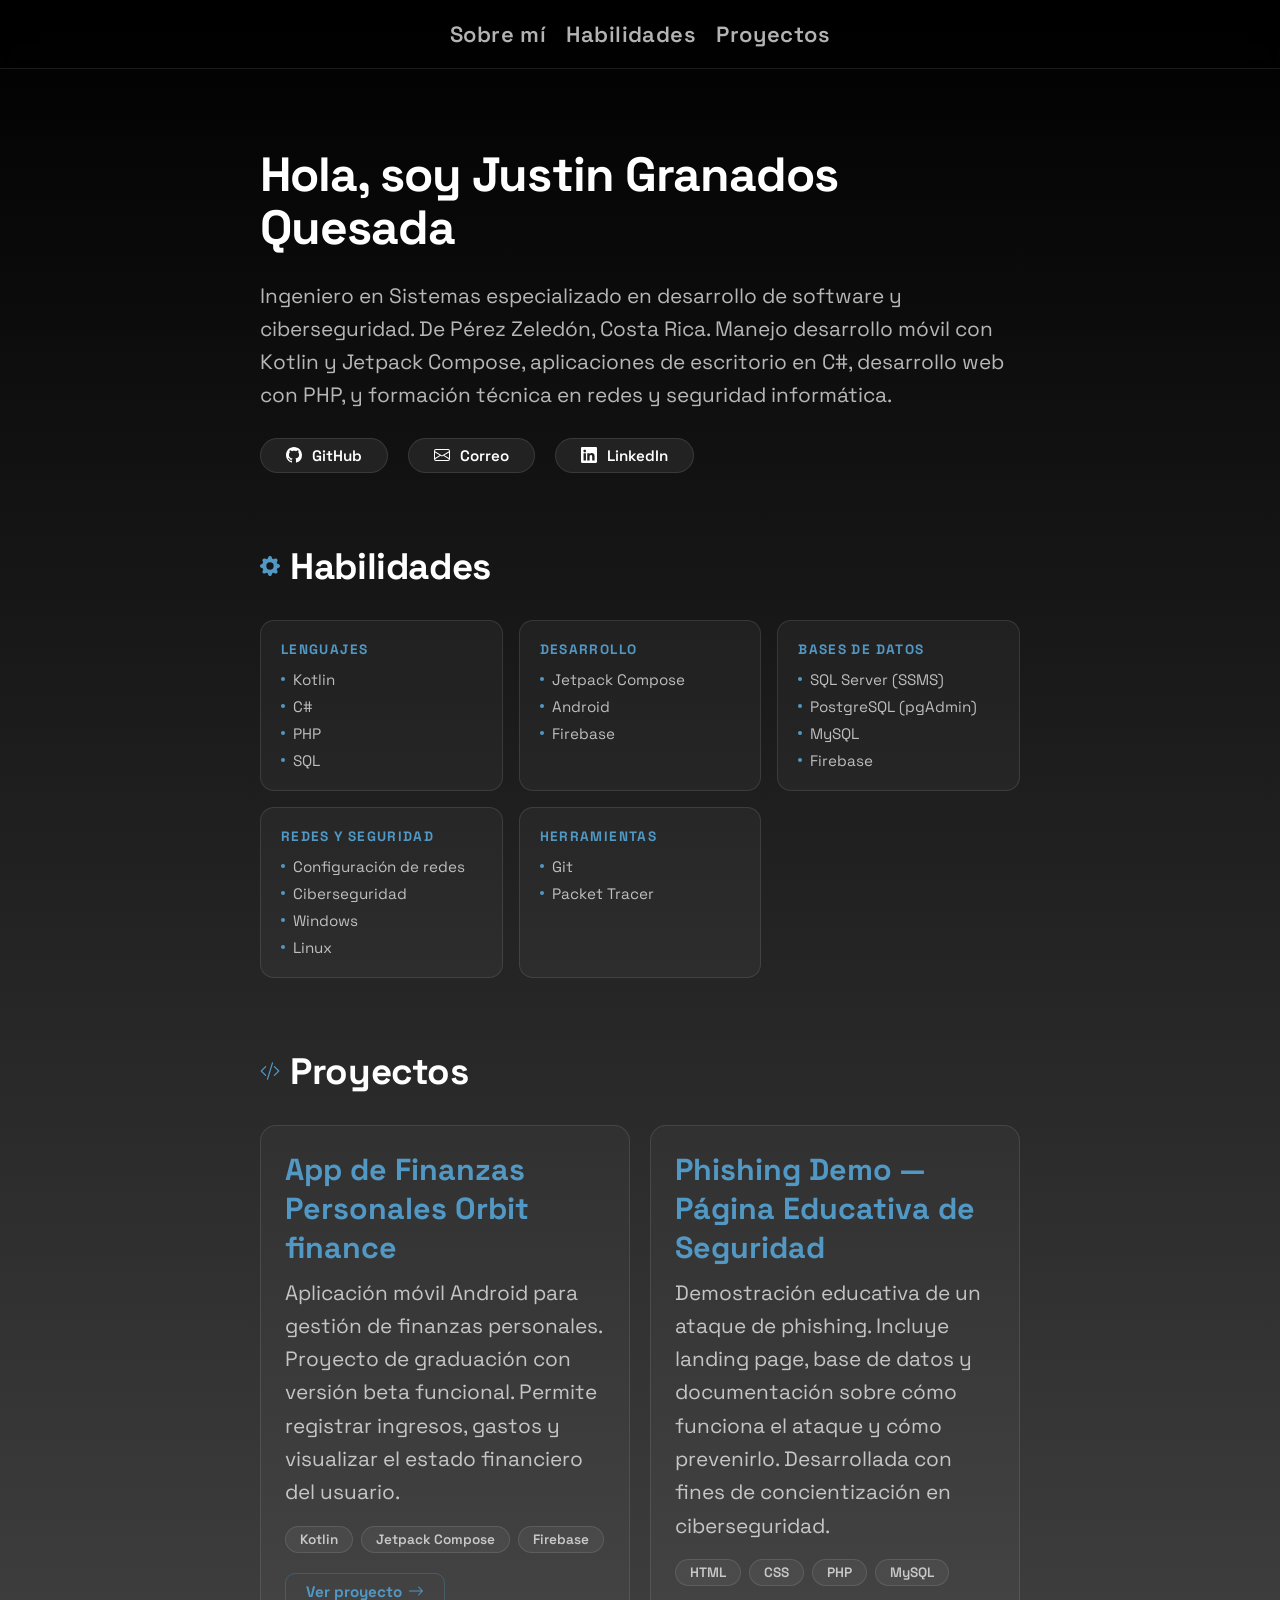
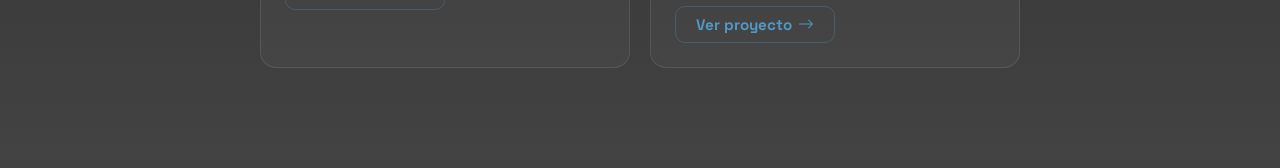
<file: index.html>
<!doctype html>
<html lang="es">
  <head>
    <meta charset="UTF-8" />
    <meta name="viewport" content="width=device-width, initial-scale=1.0" />
    <title>Justin Granados — Portafolio</title>
    <link rel="stylesheet" href="css/styles.css" />
  </head>

  <body>
    <header class="header">
      <nav class="navbar">
        <a class="navLink" href="#sobre-mi">Sobre mí</a>
        <a class="navLink" href="#habilidades">Habilidades</a>
        <a class="navLink" href="#proyectos">Proyectos</a>
      </nav>
    </header>

    <main class="main">
      <!-- SOBRE MÍ -->
      <section id="sobre-mi" class="principalSection container">
        <h1>Hola, soy Justin Granados Quesada</h1>
        <p>
          Ingeniero en Sistemas especializado en desarrollo de software y
          ciberseguridad. De Pérez Zeledón, Costa Rica. Manejo desarrollo móvil
          con Kotlin y Jetpack Compose, aplicaciones de escritorio en C#,
          desarrollo web con PHP, y formación técnica en redes y seguridad
          informática.
        </p>
        <ul>
          <li>
            <a
              class="socialButton"
              href="https://github.com/Josg89?tab=overview&from=2026-04-01&to=2026-04-30"
              target="_blank"
              rel="noopener"
            >
              <svg
                xmlns="http://www.w3.org/2000/svg"
                width="16"
                height="16"
                fill="currentColor"
                viewBox="0 0 16 16"
              >
                <path
                  d="M8 0C3.58 0 0 3.58 0 8c0 3.54 2.29 6.53 5.47 7.59.4.07.55-.17.55-.38 0-.19-.01-.82-.01-1.49-2.01.37-2.53-.49-2.69-.94-.09-.23-.48-.94-.82-1.13-.28-.15-.68-.52-.01-.53.63-.01 1.08.58 1.23.82.72 1.21 1.87.87 2.33.66.07-.52.28-.87.51-1.07-1.78-.2-3.64-.89-3.64-3.95 0-.87.31-1.59.82-2.15-.08-.2-.36-1.02.08-2.12 0 0 .67-.21 2.2.82.64-.18 1.32-.27 2-.27s1.36.09 2 .27c1.53-1.04 2.2-.82 2.2-.82.44 1.1.16 1.92.08 2.12.51.56.82 1.27.82 2.15 0 3.07-1.87 3.75-3.65 3.95.29.25.54.73.54 1.48 0 1.07-.01 1.93-.01 2.2 0 .21.15.46.55.38A8.01 8.01 0 0 0 16 8c0-4.42-3.58-8-8-8"
                />
              </svg>
              GitHub
            </a>
          </li>
          <li>
            <a class="socialButton" href="mailto:josting200@gmail.com">
              <svg
                xmlns="http://www.w3.org/2000/svg"
                width="16"
                height="16"
                fill="currentColor"
                viewBox="0 0 16 16"
              >
                <path
                  d="M0 4a2 2 0 0 1 2-2h12a2 2 0 0 1 2 2v8a2 2 0 0 1-2 2H2a2 2 0 0 1-2-2zm2-1a1 1 0 0 0-1 1v.217l7 4.2 7-4.2V4a1 1 0 0 0-1-1zm13 2.383-4.708 2.825L15 11.105zm-.034 6.876-5.64-3.471L8 9.583l-1.326-.795-5.64 3.47A1 1 0 0 0 2 13h12a1 1 0 0 0 .966-.741M1 11.105l4.708-2.897L1 5.383z"
                />
              </svg>
              Correo
            </a>
          </li>
          <li>
            <a
              class="socialButton"
              href="https://www.linkedin.com/in/justin-bautista-granados-quesada-0b309831b/?lipi=urn%3Ali%3Apage%3Ad_flagship3_profile_view_base_contact_details%3B5VZ7%2FA5WShqSC6xzlhu5Uw%3D%3D"
              target="_blank"
              rel="noopener"
            >
              <svg
                xmlns="http://www.w3.org/2000/svg"
                width="16"
                height="16"
                fill="currentColor"
                viewBox="0 0 16 16"
              >
                <path
                  d="M0 1.146C0 .513.526 0 1.175 0h13.65C15.474 0 16 .513 16 1.146v13.708c0 .633-.526 1.146-1.175 1.146H1.175C.526 16 0 15.487 0 14.854zm4.943 12.248V6.169H2.542v7.225zm-1.2-8.212c.837 0 1.358-.554 1.358-1.248-.015-.709-.52-1.248-1.342-1.248S2.4 3.226 2.4 3.934c0 .694.521 1.248 1.327 1.248zm4.908 8.212V9.359c0-.216.016-.432.08-.586.173-.431.568-.878 1.232-.878.869 0 1.216.662 1.216 1.634v3.865h2.401V9.25c0-2.22-1.184-3.252-2.764-3.252-1.274 0-1.845.7-2.165 1.193v.025h-.016l.016-.025V6.169h-2.4c.03.678 0 7.225 0 7.225z"
                />
              </svg>
              LinkedIn
            </a>
          </li>
        </ul>
      </section>

      <!-- HABILIDADES -->
      <section id="habilidades" class="skillsSection container">
        <h2>
          <svg
            xmlns="http://www.w3.org/2000/svg"
            width="16"
            height="16"
            fill="currentColor"
            viewBox="0 0 16 16"
          >
            <path
              d="M9.405 1.05c-.413-1.4-2.397-1.4-2.81 0l-.1.34a1.464 1.464 0 0 1-2.105.872l-.31-.17c-1.283-.698-2.686.705-1.987 1.987l.169.311c.446.82.023 1.841-.872 2.105l-.34.1c-1.4.413-1.4 2.397 0 2.81l.34.1a1.464 1.464 0 0 1 .872 2.105l-.17.31c-.698 1.283.705 2.686 1.987 1.987l.311-.169a1.464 1.464 0 0 1 2.105.872l.1.34c.413 1.4 2.397 1.4 2.81 0l.1-.34a1.464 1.464 0 0 1 2.105-.872l.31.17c1.283.698 2.686-.705 1.987-1.987l-.169-.311a1.464 1.464 0 0 1 .872-2.105l.34-.1c1.4-.413 1.4-2.397 0-2.81l-.34-.1a1.464 1.464 0 0 1-.872-2.105l.17-.31c.698-1.283-.705-2.686-1.987-1.987l-.311.169a1.464 1.464 0 0 1-2.105-.872zM8 10.93a2.929 2.929 0 1 1 0-5.86 2.929 2.929 0 0 1 0 5.858z"
            />
          </svg>
          Habilidades
        </h2>
        <div class="skillsGrid">
          <div class="skillCategory">
            <h3>Lenguajes</h3>
            <ul class="skillList">
              <li>Kotlin</li>
              <li>C#</li>
              <li>PHP</li>
              <li>SQL</li>
            </ul>
          </div>
          <div class="skillCategory">
            <h3>Desarrollo</h3>
            <ul class="skillList">
              <li>Jetpack Compose</li>
              <li>Android</li>
              <li>Firebase</li>
            </ul>
          </div>
          <div class="skillCategory">
            <h3>Bases de datos</h3>
            <ul class="skillList">
              <li>SQL Server (SSMS)</li>
              <li>PostgreSQL (pgAdmin)</li>
              <li>MySQL</li>
              <li>Firebase</li>
            </ul>
          </div>
          <div class="skillCategory">
            <h3>Redes y Seguridad</h3>
            <ul class="skillList">
              <li>Configuración de redes</li>
              <li>Ciberseguridad</li>
              <li>Windows</li>
              <li>Linux</li>
            </ul>
          </div>
          <div class="skillCategory">
            <h3>Herramientas</h3>
            <ul class="skillList">
              <li>Git</li>
              <li>Packet Tracer</li>
            </ul>
          </div>
        </div>
      </section>

      <!-- PROYECTOS -->
      <section id="proyectos" class="projectsSection container">
        <h2>
          <svg
            xmlns="http://www.w3.org/2000/svg"
            width="16"
            height="16"
            fill="currentColor"
            viewBox="0 0 16 16"
          >
            <path
              fill-rule="evenodd"
              d="M10.478 1.647a.5.5 0 1 0-.956-.294l-4 13a.5.5 0 0 0 .956.294zM4.854 4.146a.5.5 0 0 1 0 .708L1.707 8l3.147 3.146a.5.5 0 0 1-.708.708l-3.5-3.5a.5.5 0 0 1 0-.708l3.5-3.5a.5.5 0 0 1 .708 0m6.292 0a.5.5 0 0 0 0 .708L14.293 8l-3.147 3.146a.5.5 0 0 0 .708.708l3.5-3.5a.5.5 0 0 0 0-.708l-3.5-3.5a.5.5 0 0 0-.708 0"
            />
          </svg>
          Proyectos
        </h2>

        <div class="projectsGrid">
          <article class="experienceItem">
            <h3>App de Finanzas Personales Orbit finance</h3>
            <p>
              Aplicación móvil Android para gestión de finanzas personales.
              Proyecto de graduación con versión beta funcional. Permite
              registrar ingresos, gastos y visualizar el estado financiero del
              usuario.
            </p>
            <div class="containerIcons">
              <span>Kotlin</span>
              <span>Jetpack Compose</span>
              <span>Firebase</span>
            </div>
            <a
              href="https://github.com/Josg89/Orbit-Finance-Demo"
              target="_blank"
              rel="noopener"
            >
              Ver proyecto
              <svg
                xmlns="http://www.w3.org/2000/svg"
                width="16"
                height="16"
                fill="currentColor"
                viewBox="0 0 16 16"
              >
                <path
                  fill-rule="evenodd"
                  d="M1 8a.5.5 0 0 1 .5-.5h11.793l-3.147-3.146a.5.5 0 0 1 .708-.708l4 4a.5.5 0 0 1 0 .708l-4 4a.5.5 0 0 1-.708-.708L13.293 8.5H1.5A.5.5 0 0 1 1 8"
                />
              </svg>
            </a>
          </article>
          <article class="experienceItem">
            <h3>Phishing Demo — Página Educativa de Seguridad</h3>
            <p>
              Demostración educativa de un ataque de phishing. Incluye landing
              page, base de datos y documentación sobre cómo funciona el ataque
              y cómo prevenirlo. Desarrollada con fines de concientización en
              ciberseguridad.
            </p>
            <div class="containerIcons">
              <span>HTML</span>
              <span>CSS</span>
              <span>PHP</span>
              <span>MySQL</span>
            </div>
            <a
              href="https://github.com/Josg89/Pagina-Basica-phishing-demo"
              target="_blank"
              rel="noopener"
            >
              Ver proyecto
              <svg
                xmlns="http://www.w3.org/2000/svg"
                width="16"
                height="16"
                fill="currentColor"
                viewBox="0 0 16 16"
              >
                <path
                  fill-rule="evenodd"
                  d="M1 8a.5.5 0 0 1 .5-.5h11.793l-3.147-3.146a.5.5 0 0 1 .708-.708l4 4a.5.5 0 0 1 0 .708l-4 4a.5.5 0 0 1-.708-.708L13.293 8.5H1.5A.5.5 0 0 1 1 8"
                />
              </svg>
            </a>
          </article>
          
        </div>
      </section>

      <!-- EXPERIENCIA -->
    </main>

    <script src="/js/scroll-reveal.js"></script>
  </body>
</html>
</file>
<file: css/styles.css>
@import url("https://fonts.googleapis.com/css2?family=Inter:wght@400;600;700&family=Space+Grotesk:wght@400;600;700&display=swap");

:root {
  /* COLORES */
  --whiteColor: #ffffff;
  --whiteColor-70: #ffffffb3;

  --yellowColor: rgba(255, 255, 0, 0.886);
  --blueColor: rgba(0, 128, 255, 0.909);
  --redColor: rgba(255, 38, 0, 0.909);
  --buttonSocialColor: #222222;
  --buttonSocialColor__hover: rgba(54, 54, 54, 0.297);

  --accentColor: rgb(82, 152, 196);
  --accentColor-glow: rgba(82, 152, 196, 0.15);
  --borderColor: rgba(255, 255, 255, 0.1);

  /* TAMAÑO DE TEXTO */
  --navLink__textSize: clamp(14px, 4vw, 22px);
  --principalTitleSize: clamp(1.8rem, 6vw, 3rem);
  --principalParagraphSize: clamp(1rem, 3vw, 1.3rem);

  --SectionTitleSize: clamp(1.9rem, 6vw, 2.3rem);
  --ExperienciaTitleSize: clamp(1.3rem, 5vw, 1.9rem);
  --ExperienceParagraphSixe: clamp(1rem, 4vw, 1.3rem);
}

* {
  margin: 0;
  padding: 0;
  box-sizing: border-box;
}

body {
  min-height: 100dvh;
  background: #000000;
  background: -webkit-linear-gradient(to top, #434343, #000000);
  background: linear-gradient(to top, #434343, #000000);
  font-family: "Space Grotesk", system-ui, sans-serif;
}

.container {
  width: 100%;
  max-width: 800px;
  margin: 0 auto;
  padding: 0 20px;
}

a {
  text-decoration: none;
}

ul,
ol {
  list-style: none;
}

img {
  max-width: 100%;
}

/* ─── NAVBAR ─── */

.header {
  height: auto;
  position: sticky;
  top: 0;
  z-index: 100;
  backdrop-filter: blur(12px);
  -webkit-backdrop-filter: blur(12px);
  background: rgba(0, 0, 0, 0.4);
  border-bottom: 1px solid var(--borderColor);
}

.navbar {
  padding: 20px 40px;
  display: flex;
  justify-content: center;
  flex-wrap: wrap;
  gap: 20px;
}

.navLink {
  font-size: var(--navLink__textSize);
  font-weight: 600;
  color: var(--whiteColor-70);
  transition: color 0.2s;
  letter-spacing: 0.02em;
}

.navLink:hover {
  color: var(--whiteColor);
}

/* ─── HERO ─── */

.principalSection {
  margin-top: 80px;
}

.principalSection img {
  width: 70px;
  height: 70px;
  object-fit: cover;
  border-radius: 50%;
}

.principalSection h1 {
  font-size: var(--principalTitleSize);
  color: var(--whiteColor);
  font-family: "Space Grotesk", sans-serif;
  font-weight: 700;
  letter-spacing: -0.02em;
  line-height: 1.1;
}

.principalSection p {
  color: var(--whiteColor-70);
  font-size: var(--principalParagraphSize);
  margin: 15px 0;
  line-height: 1.6;
}

.principalSection ul {
  display: flex;
  gap: 10px;
  flex-wrap: wrap;
}

.principalSection ul li {
  list-style: none;
}

.principalSection ul a {
  background-color: var(--buttonSocialColor);
  color: var(--whiteColor);
  padding: 7px 25px;
  border: 1px solid var(--borderColor);
  border-radius: 30px;
  display: flex;
  align-items: center;
  gap: 10px;
  font-size: 0.95rem;
  font-weight: 600;
}

/* ─── SKILLS SECTION ─── */

.skillsSection {
  margin: 70px auto;
}

.skillsSection h2 {
  color: var(--whiteColor);
  font-size: var(--SectionTitleSize);
  margin-bottom: 30px;
  display: flex;
  align-items: center;
  gap: 10px;
  font-family: "Space Grotesk", sans-serif;
  letter-spacing: -0.01em;
}

.skillsSection h2 svg {
  width: 20px;
  height: 20px;
  color: var(--accentColor);
}

.skillsGrid {
  display: grid;
  grid-template-columns: repeat(auto-fill, minmax(200px, 1fr));
  gap: 16px;
}

.skillCategory {
  background: rgba(255, 255, 255, 0.04);
  border: 1px solid var(--borderColor);
  border-radius: 14px;
  padding: 20px;
  transition:
    background 0.2s,
    border-color 0.2s;
}

.skillCategory:hover {
  background: var(--accentColor-glow);
  border-color: rgba(82, 152, 196, 0.35);
}

.skillCategory h3 {
  color: var(--accentColor);
  font-size: 0.85rem;
  font-weight: 700;
  text-transform: uppercase;
  letter-spacing: 0.1em;
  margin-bottom: 12px;
}

.skillList {
  display: flex;
  flex-direction: column;
  gap: 8px;
}

.skillList li {
  color: var(--whiteColor-70);
  font-size: 0.95rem;
  padding-left: 12px;
  position: relative;
}

.skillList li::before {
  content: "";
  position: absolute;
  left: 0;
  top: 50%;
  transform: translateY(-50%);
  width: 4px;
  height: 4px;
  background: var(--accentColor);
  border-radius: 50%;
}

/* ─── EXPERIENCE SECTION ─── */

.experienceSection {
  margin: 70px auto;
}

.experienceSection h2 {
  color: var(--whiteColor);
  font-size: var(--SectionTitleSize);
  margin-bottom: 30px;
  display: flex;
  align-items: center;
  gap: 10px;
  font-family: "Space Grotesk", sans-serif;
  letter-spacing: -0.01em;
}

.experienceSection h2 svg {
  width: 20px;
  height: 20px;
  color: var(--accentColor);
}

.experienceList {
  border-inline-start: 1px solid rgba(255, 255, 255, 0.15);
  position: relative;
}

.experienceItemList {
  padding-left: 24px;
  padding-bottom: 40px;
  position: relative;
}

.experienceItemList time {
  color: rgba(213, 213, 213, 0.5);
  font-size: 0.85rem;
  font-weight: 600;
  letter-spacing: 0.04em;
  text-transform: uppercase;
}

.experienceItemList h3 {
  color: var(--whiteColor);
  font-size: var(--ExperienciaTitleSize);
  text-wrap: pretty;
  margin: 6px 0 10px;
  font-weight: 700;
}

.experienceItemList p {
  color: var(--whiteColor-70);
  margin: 0 0 20px 0;
  font-size: var(--ExperienceParagraphSixe);
  line-height: 1.6;
}

.experienceItemList a {
  background-color: var(--whiteColor);
  padding: 10px 25px;
  border-radius: 10px;
  font-weight: 700;
  color: black;
  width: max-content;
  display: flex;
  align-items: center;
  gap: 5px;
  transition:
    color 0.2s,
    background 0.2s;
}

.experienceItemList a:hover {
  color: var(--accentColor);
}

.decorativeCircleList {
  height: 10px;
  width: 10px;
  background-color: var(--accentColor);
  border: 2px solid #000;
  border-radius: 50%;
  position: absolute;
  left: -5px;
  margin-top: 7px;
  box-shadow: 0 0 6px var(--accentColor);
}

/* ─── PROJECTS SECTION ─── */

.projectsSection {
  margin: 70px auto;
}

.projectsGrid {
  display: grid;
  grid-template-columns: repeat(3, 1fr);
  gap: 20px;
}

.projectsSection h2 {
  color: var(--whiteColor);
  font-size: var(--SectionTitleSize);
  margin-bottom: 30px;
  display: flex;
  align-items: center;
  gap: 10px;
  font-family: "Space Grotesk", sans-serif;
  letter-spacing: -0.01em;
}

.projectsSection h2 svg {
  width: 20px;
  height: 20px;
  color: var(--accentColor);
}

.experienceItem {
  margin-bottom: 30px;
  padding: 24px;
  background: rgba(255, 255, 255, 0.03);
  border: 1px solid var(--borderColor);
  border-radius: 16px;
  transition:
    background 0.2s,
    border-color 0.2s;
}

.experienceItem:hover {
  background: var(--accentColor-glow);
  border-color: rgba(82, 152, 196, 0.3);
}

.experienceItem h3 {
  font-size: var(--ExperienciaTitleSize);
  color: var(--accentColor);
  font-weight: 700;
  margin-bottom: 10px;
}

.experienceItem p {
  font-size: var(--ExperienceParagraphSixe);
  color: var(--whiteColor-70);
  margin-bottom: 16px;
  line-height: 1.6;
}

.experienceItem .containerIcons {
  display: flex;
  align-items: center;
  gap: 8px;
  flex-wrap: wrap;
  margin-bottom: 20px;
}

.experienceItem .containerIcons span {
  display: flex;
  align-items: center;
  color: var(--whiteColor-70);
  border: 1px solid var(--borderColor);
  background: rgba(255, 255, 255, 0.05);
  padding: 4px 14px;
  border-radius: 30px;
  font-size: 0.85rem;
  font-weight: 600;
}

.experienceItem a {
  display: inline-flex;
  align-items: center;
  gap: 6px;
  color: var(--accentColor);
  font-weight: 700;
  font-size: 0.95rem;
  border: 1px solid rgba(82, 152, 196, 0.3);
  padding: 8px 20px;
  border-radius: 10px;
  transition:
    background 0.2s,
    border-color 0.2s;
}

.experienceItem a:hover {
  background: var(--accentColor-glow);
  border-color: var(--accentColor);
}

/* ─── MISC ─── */

html {
  scroll-behavior: smooth;
}

.htmlIcon {
  color: orange;
}
.cssIcon {
  color: rgb(50, 138, 232);
}

/* ─── REVEAL ON SCROLL ─── */

.reveal {
  opacity: 0;
  transform: translateY(20px);
  transition:
    opacity 0.6s ease,
    transform 0.6s ease;
  will-change: opacity, transform;
}

.reveal.in-view {
  opacity: 1;
  transform: translateY(0);
}

@media (prefers-reduced-motion: reduce) {
  .reveal {
    transition: none;
    transform: none;
  }
}

/* ─── RESPONSIVE ─── */

@media (min-width: 700px) {
  .navLink:nth-child(1):hover {
    color: var(--yellowColor);
  }
  .navLink:nth-child(2):hover {
    color: var(--blueColor);
  }
  .navLink:nth-child(3):hover {
    color: var(--redColor);
  }
  .navLink:nth-child(4):hover {
    color: var(--accentColor);
  }

  .principalSection p {
    margin: 25px 0;
  }

  .principalSection ul {
    gap: 20px;
  }

  .principalSection ul a {
    transition:
      transform 0.3s,
      background-color 0.3s;
  }

  .principalSection ul a:hover {
    background-color: var(--buttonSocialColor__hover);
    transform: scale(1.05);
  }

  .skillsGrid {
    grid-template-columns: repeat(3, 1fr);
  }

  .projectsGrid {
    grid-template-columns: repeat(2, 1fr);
  }
}
</file>
